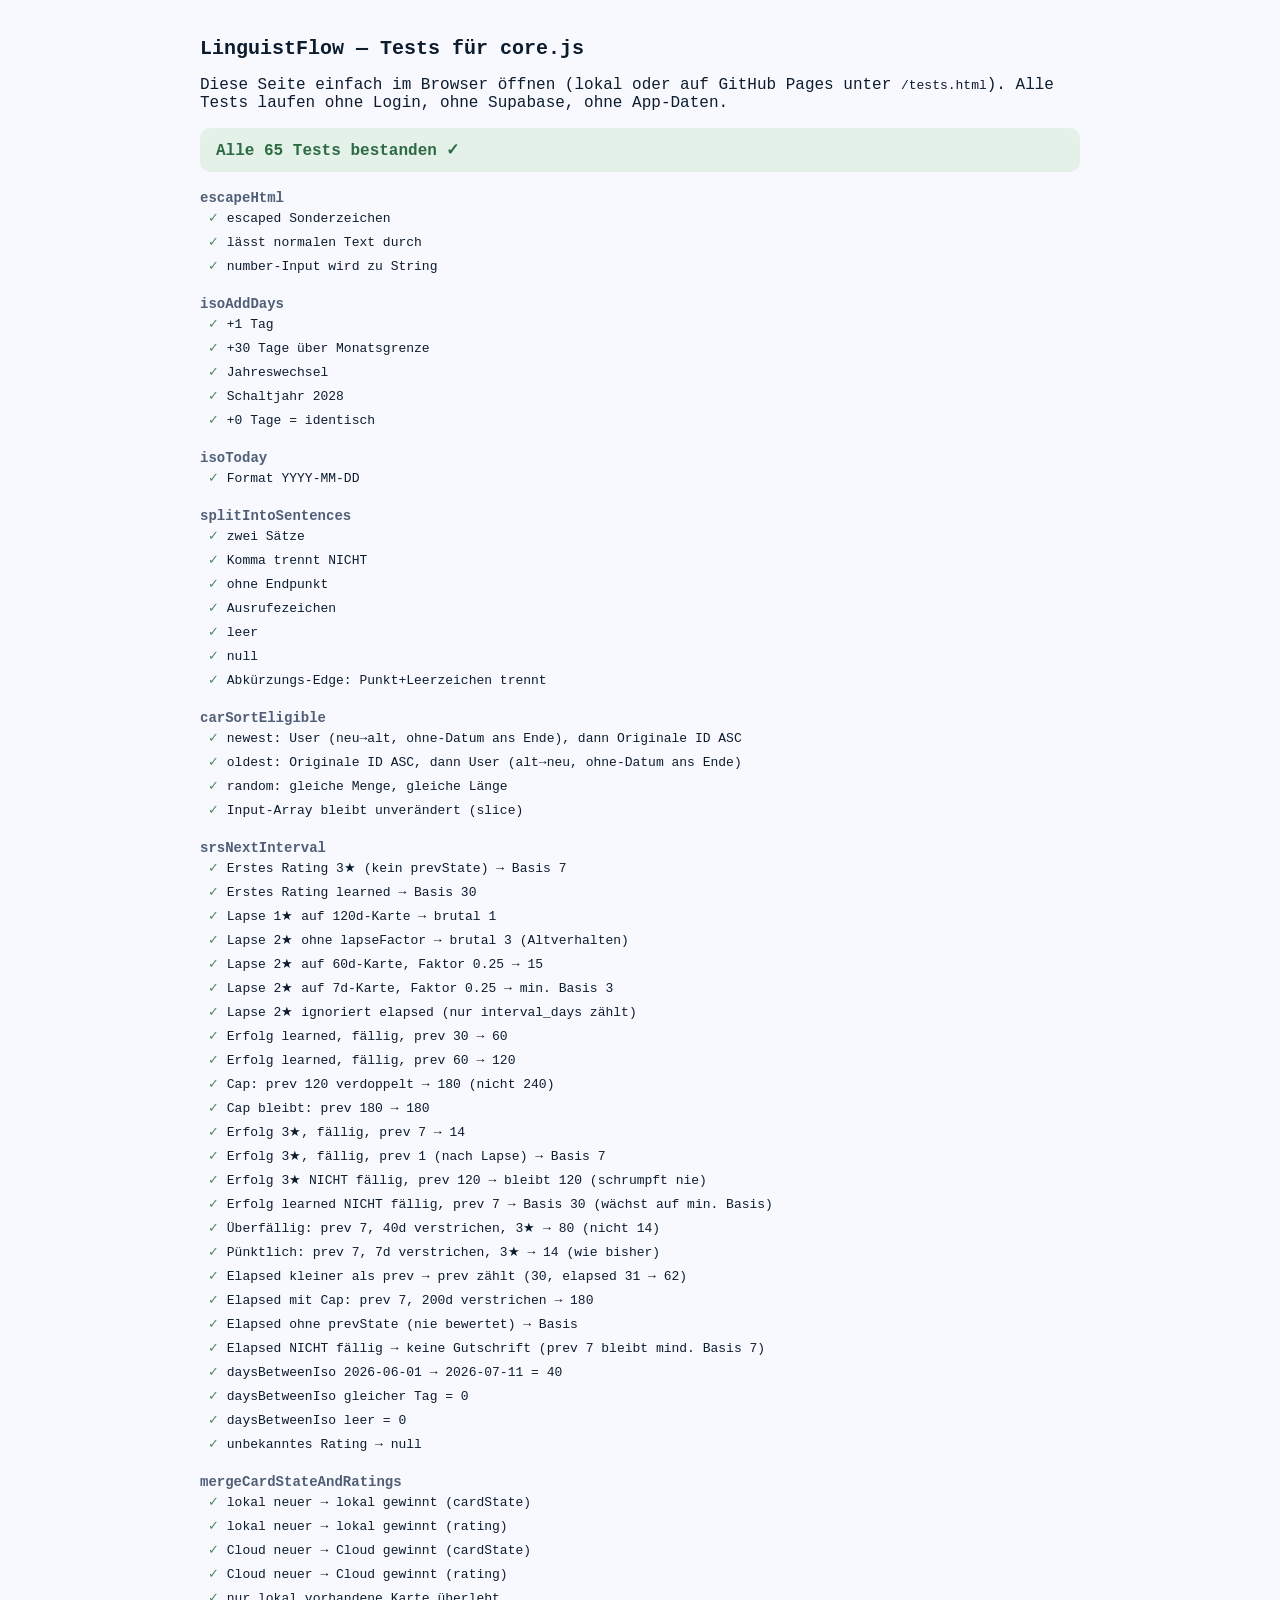
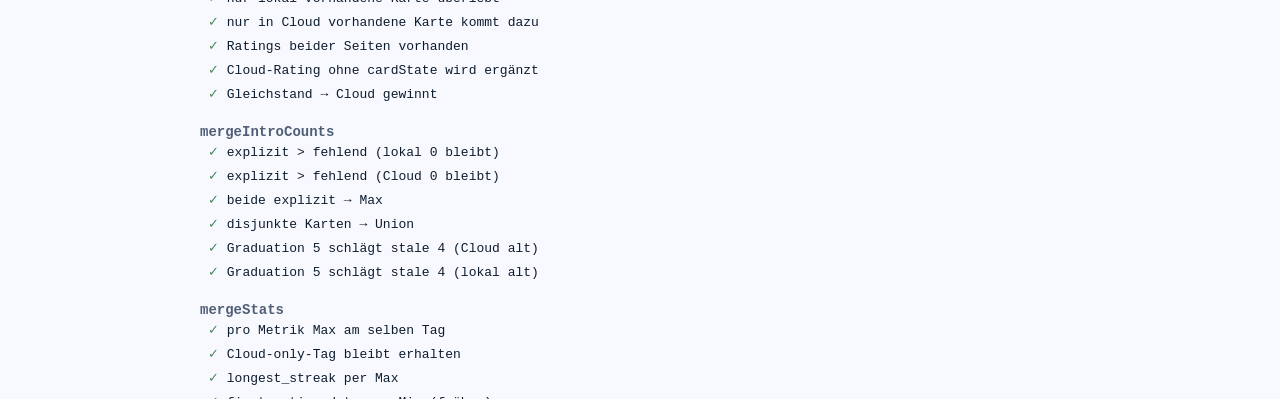
<file: tests.html>
<!DOCTYPE html>
<html lang="de">
<head>
<meta charset="UTF-8">
<title>LinguistFlow — Tests</title>
<style>
  body { font-family: ui-monospace, Menlo, Consolas, monospace; background: #f8f9ff; color: #0d1c2d; padding: 24px; max-width: 880px; margin: 0 auto; }
  h1 { font-size: 20px; }
  #summary { font-size: 16px; font-weight: 700; padding: 12px 16px; border-radius: 10px; margin: 16px 0; }
  #summary.ok { background: #e3f1e8; color: #2d6a44; }
  #summary.fail { background: #ffdad6; color: #ba1a1a; }
  .t { padding: 4px 8px; border-radius: 6px; font-size: 13px; }
  .t.pass::before { content: "✓ "; color: #4a8a5e; }
  .t.fail::before { content: "✗ "; color: #ba1a1a; }
  .t.fail { background: #ffdad6; font-weight: 700; }
  .group { margin-top: 18px; font-weight: 700; font-size: 14px; color: #505f76; }
</style>
</head>
<body>
<h1>LinguistFlow — Tests für core.js</h1>
<p>Diese Seite einfach im Browser öffnen (lokal oder auf GitHub Pages unter <code>/tests.html</code>).
Alle Tests laufen ohne Login, ohne Supabase, ohne App-Daten.</p>
<div id="summary">Läuft …</div>
<div id="results"></div>

<script src="core.js"></script>
<script>
(function () {
  let pass = 0, fail = 0, currentGroup = "";
  const results = document.getElementById("results");

  function group(name) {
    currentGroup = name;
    const el = document.createElement("div");
    el.className = "group";
    el.textContent = name;
    results.appendChild(el);
  }
  function check(name, actual, expected) {
    const ok = JSON.stringify(actual) === JSON.stringify(expected);
    const el = document.createElement("div");
    el.className = "t " + (ok ? "pass" : "fail");
    el.textContent = name + (ok ? "" : "  —  erwartet: " + JSON.stringify(expected) + "  erhalten: " + JSON.stringify(actual));
    results.appendChild(el);
    if (ok) pass++; else { fail++; console.error("[FAIL]", currentGroup, name, { expected: expected, actual: actual }); }
  }

  // ===== escapeHtml =====
  group("escapeHtml");
  check("escaped Sonderzeichen", escapeHtml('<b a="1">&\'</b>'), "&lt;b a=&quot;1&quot;&gt;&amp;&#39;&lt;/b&gt;");
  check("lässt normalen Text durch", escapeHtml("Hola qué tal"), "Hola qué tal");
  check("number-Input wird zu String", escapeHtml(42), "42");

  // ===== isoAddDays =====
  group("isoAddDays");
  check("+1 Tag", isoAddDays("2026-06-11", 1), "2026-06-12");
  check("+30 Tage über Monatsgrenze", isoAddDays("2026-06-15", 30), "2026-07-15");
  check("Jahreswechsel", isoAddDays("2025-12-31", 1), "2026-01-01");
  check("Schaltjahr 2028", isoAddDays("2028-02-28", 1), "2028-02-29");
  check("+0 Tage = identisch", isoAddDays("2026-06-11", 0), "2026-06-11");

  // ===== isoToday =====
  group("isoToday");
  check("Format YYYY-MM-DD", /^\d{4}-\d{2}-\d{2}$/.test(isoToday()), true);

  // ===== splitIntoSentences =====
  group("splitIntoSentences");
  check("zwei Sätze", splitIntoSentences("Hola. Qué tal?"), ["Hola.", "Qué tal?"]);
  check("Komma trennt NICHT", splitIntoSentences("Hola, qué tal."), ["Hola, qué tal."]);
  check("ohne Endpunkt", splitIntoSentences("Hola qué tal"), ["Hola qué tal"]);
  check("Ausrufezeichen", splitIntoSentences("¡Buenos días! ¿Cómo estás? Bien."), ["¡Buenos días!", "¿Cómo estás?", "Bien."]);
  check("leer", splitIntoSentences(""), []);
  check("null", splitIntoSentences(null), []);
  check("Abkürzungs-Edge: Punkt+Leerzeichen trennt", splitIntoSentences("Uno. Dos."), ["Uno.", "Dos."]);

  // ===== carSortEligible =====
  group("carSortEligible");
  const cards = [
    { id: 3 },                                          // Original
    { id: 1 },                                          // Original
    { id: 90, created_at: "2026-05-01T10:00:00Z" },     // User, älter
    { id: 99, created_at: "2026-06-01T10:00:00Z" },     // User, neuer
    { id: 95 },                                         // User, OHNE Datum (Migrations-Rest)
  ];
  const newest = carSortEligible(cards, "newest").map(function (s) { return s.id; });
  check("newest: User (neu→alt, ohne-Datum ans Ende), dann Originale ID ASC", newest, [99, 90, 95, 1, 3]);
  const oldest = carSortEligible(cards, "oldest").map(function (s) { return s.id; });
  check("oldest: Originale ID ASC, dann User (alt→neu, ohne-Datum ans Ende)", oldest, [1, 3, 90, 99, 95]);
  const rand = carSortEligible(cards, "random");
  check("random: gleiche Menge, gleiche Länge", rand.map(function (s) { return s.id; }).sort(function (a, b) { return a - b; }), [1, 3, 90, 95, 99]);
  check("Input-Array bleibt unverändert (slice)", cards.map(function (s) { return s.id; }), [3, 1, 90, 99, 95]);

  // ===== srsNextInterval (SRS-Graduation) =====
  group("srsNextInterval");
  const IV = { 1: 1, 2: 3, 3: 7, learned: 30 };
  const CAP = 180;
  const LF = 0.25;
  check("Erstes Rating 3★ (kein prevState) → Basis 7", srsNextInterval(null, 3, true, IV, CAP), 7);
  check("Erstes Rating learned → Basis 30", srsNextInterval(null, "learned", true, IV, CAP), 30);
  check("Lapse 1★ auf 120d-Karte → brutal 1", srsNextInterval({ interval_days: 120 }, 1, true, IV, CAP, 50, LF), 1);
  check("Lapse 2★ ohne lapseFactor → brutal 3 (Altverhalten)", srsNextInterval({ interval_days: 60 }, 2, true, IV, CAP), 3);
  check("Lapse 2★ auf 60d-Karte, Faktor 0.25 → 15", srsNextInterval({ interval_days: 60 }, 2, true, IV, CAP, 0, LF), 15);
  check("Lapse 2★ auf 7d-Karte, Faktor 0.25 → min. Basis 3", srsNextInterval({ interval_days: 7 }, 2, true, IV, CAP, 0, LF), 3);
  check("Lapse 2★ ignoriert elapsed (nur interval_days zählt)", srsNextInterval({ interval_days: 8 }, 2, true, IV, CAP, 400, LF), 3);
  check("Erfolg learned, fällig, prev 30 → 60", srsNextInterval({ interval_days: 30 }, "learned", true, IV, CAP), 60);
  check("Erfolg learned, fällig, prev 60 → 120", srsNextInterval({ interval_days: 60 }, "learned", true, IV, CAP), 120);
  check("Cap: prev 120 verdoppelt → 180 (nicht 240)", srsNextInterval({ interval_days: 120 }, "learned", true, IV, CAP), 180);
  check("Cap bleibt: prev 180 → 180", srsNextInterval({ interval_days: 180 }, "learned", true, IV, CAP), 180);
  check("Erfolg 3★, fällig, prev 7 → 14", srsNextInterval({ interval_days: 7 }, 3, true, IV, CAP), 14);
  check("Erfolg 3★, fällig, prev 1 (nach Lapse) → Basis 7", srsNextInterval({ interval_days: 1 }, 3, true, IV, CAP), 7);
  check("Erfolg 3★ NICHT fällig, prev 120 → bleibt 120 (schrumpft nie)", srsNextInterval({ interval_days: 120 }, 3, false, IV, CAP), 120);
  check("Erfolg learned NICHT fällig, prev 7 → Basis 30 (wächst auf min. Basis)", srsNextInterval({ interval_days: 7 }, "learned", false, IV, CAP), 30);
  // Elapsed-Time-Gutschrift (Okt 2026)
  check("Überfällig: prev 7, 40d verstrichen, 3★ → 80 (nicht 14)", srsNextInterval({ interval_days: 7 }, 3, true, IV, CAP, 40), 80);
  check("Pünktlich: prev 7, 7d verstrichen, 3★ → 14 (wie bisher)", srsNextInterval({ interval_days: 7 }, 3, true, IV, CAP, 7), 14);
  check("Elapsed kleiner als prev → prev zählt (30, elapsed 31 → 62)", srsNextInterval({ interval_days: 30 }, "learned", true, IV, CAP, 31), 62);
  check("Elapsed mit Cap: prev 7, 200d verstrichen → 180", srsNextInterval({ interval_days: 7 }, 3, true, IV, CAP, 200), 180);
  check("Elapsed ohne prevState (nie bewertet) → Basis", srsNextInterval(null, 3, true, IV, CAP, 40), 7);
  check("Elapsed NICHT fällig → keine Gutschrift (prev 7 bleibt mind. Basis 7)", srsNextInterval({ interval_days: 7 }, 3, false, IV, CAP, 40), 7);
  check("daysBetweenIso 2026-06-01 → 2026-07-11 = 40", daysBetweenIso("2026-06-01", "2026-07-11"), 40);
  check("daysBetweenIso gleicher Tag = 0", daysBetweenIso("2026-06-01", "2026-06-01"), 0);
  check("daysBetweenIso leer = 0", daysBetweenIso(null, "2026-06-01"), 0);
  check("unbekanntes Rating → null", srsNextInterval(null, "x", true, IV, CAP), null);

  // ===== mergeCardStateAndRatings =====
  group("mergeCardStateAndRatings");
  const r1 = mergeCardStateAndRatings(
    { "5": { interval_days: 1, due_at: "2026-06-12", last_reviewed_at: "2026-06-11" } },
    { "5": 1 },
    { "5": { interval_days: 30, due_at: "2026-07-01", last_reviewed_at: "2026-06-01" } },
    { "5": "learned" }
  );
  check("lokal neuer → lokal gewinnt (cardState)", r1.cardState["5"].due_at, "2026-06-12");
  check("lokal neuer → lokal gewinnt (rating)", r1.ratings["5"], 1);

  const r2 = mergeCardStateAndRatings(
    { "5": { interval_days: 1, due_at: "2026-06-02", last_reviewed_at: "2026-06-01" } },
    { "5": 1 },
    { "5": { interval_days: 30, due_at: "2026-07-10", last_reviewed_at: "2026-06-10" } },
    { "5": "learned" }
  );
  check("Cloud neuer → Cloud gewinnt (cardState)", r2.cardState["5"].due_at, "2026-07-10");
  check("Cloud neuer → Cloud gewinnt (rating)", r2.ratings["5"], "learned");

  const r3 = mergeCardStateAndRatings(
    { "7": { interval_days: 3, due_at: "2026-06-14", last_reviewed_at: "2026-06-11" } }, { "7": 2 },
    { "9": { interval_days: 7, due_at: "2026-06-18", last_reviewed_at: "2026-06-11" } }, { "9": 3 }
  );
  check("nur lokal vorhandene Karte überlebt", r3.cardState["7"].due_at, "2026-06-14");
  check("nur in Cloud vorhandene Karte kommt dazu", r3.cardState["9"].due_at, "2026-06-18");
  check("Ratings beider Seiten vorhanden", [r3.ratings["7"], r3.ratings["9"]], [2, 3]);

  const r4 = mergeCardStateAndRatings({}, {}, {}, { "12": 2 });
  check("Cloud-Rating ohne cardState wird ergänzt", r4.ratings["12"], 2);

  const r5 = mergeCardStateAndRatings(
    { "5": { interval_days: 1, due_at: "2026-06-12", last_reviewed_at: "2026-06-11" } }, { "5": 1 },
    { "5": { interval_days: 30, due_at: "2026-07-11", last_reviewed_at: "2026-06-11" } }, { "5": "learned" }
  );
  check("Gleichstand → Cloud gewinnt", r5.ratings["5"], "learned");

  // ===== mergeIntroCounts =====
  group("mergeIntroCounts");
  check("explizit > fehlend (lokal 0 bleibt)", mergeIntroCounts({ "5": 0 }, {}), { "5": 0 });
  check("explizit > fehlend (Cloud 0 bleibt)", mergeIntroCounts({}, { "5": 0 }), { "5": 0 });
  check("beide explizit → Max", mergeIntroCounts({ "5": 3 }, { "5": 1 }), { "5": 3 });
  check("disjunkte Karten → Union", mergeIntroCounts({ "5": 2 }, { "6": 4 }), { "5": 2, "6": 4 });
  // Regression Juni 2026: Graduation (explizite 5) darf von einem veralteten
  // Wert der Gegenseite NICHT rückgängig gemacht werden.
  check("Graduation 5 schlägt stale 4 (Cloud alt)", mergeIntroCounts({ "7": 5 }, { "7": 4 }), { "7": 5 });
  check("Graduation 5 schlägt stale 4 (lokal alt)", mergeIntroCounts({ "7": 4 }, { "7": 5 }), { "7": 5 });

  // ===== mergeStats =====
  group("mergeStats");
  const st = mergeStats(
    { daily: { "2026-06-10": { plays: 30, rated: 2 } }, all_time: { longest_streak: 5, first_active_date: "2026-04-01" } },
    { daily: { "2026-06-10": { plays: 10, reveals: 4 }, "2026-06-09": { plays: 50 } }, all_time: { longest_streak: 3, first_active_date: "2026-05-01" } }
  );
  check("pro Metrik Max am selben Tag", st.daily["2026-06-10"], { plays: 30, rated: 2, reveals: 4 });
  check("Cloud-only-Tag bleibt erhalten", st.daily["2026-06-09"], { plays: 50 });
  check("longest_streak per Max", st.all_time.longest_streak, 5);
  check("first_active_date per Min (früher)", st.all_time.first_active_date, "2026-04-01");
  check("leere Inputs crashen nicht", mergeStats(undefined, undefined), { daily: {}, all_time: {} });

  // ===== Summary =====
  const summary = document.getElementById("summary");
  summary.textContent = fail === 0
    ? ("Alle " + pass + " Tests bestanden ✓")
    : (fail + " von " + (pass + fail) + " Tests FEHLGESCHLAGEN");
  summary.className = fail === 0 ? "ok" : "fail";
})();
</script>
</body>
</html>
</file>
